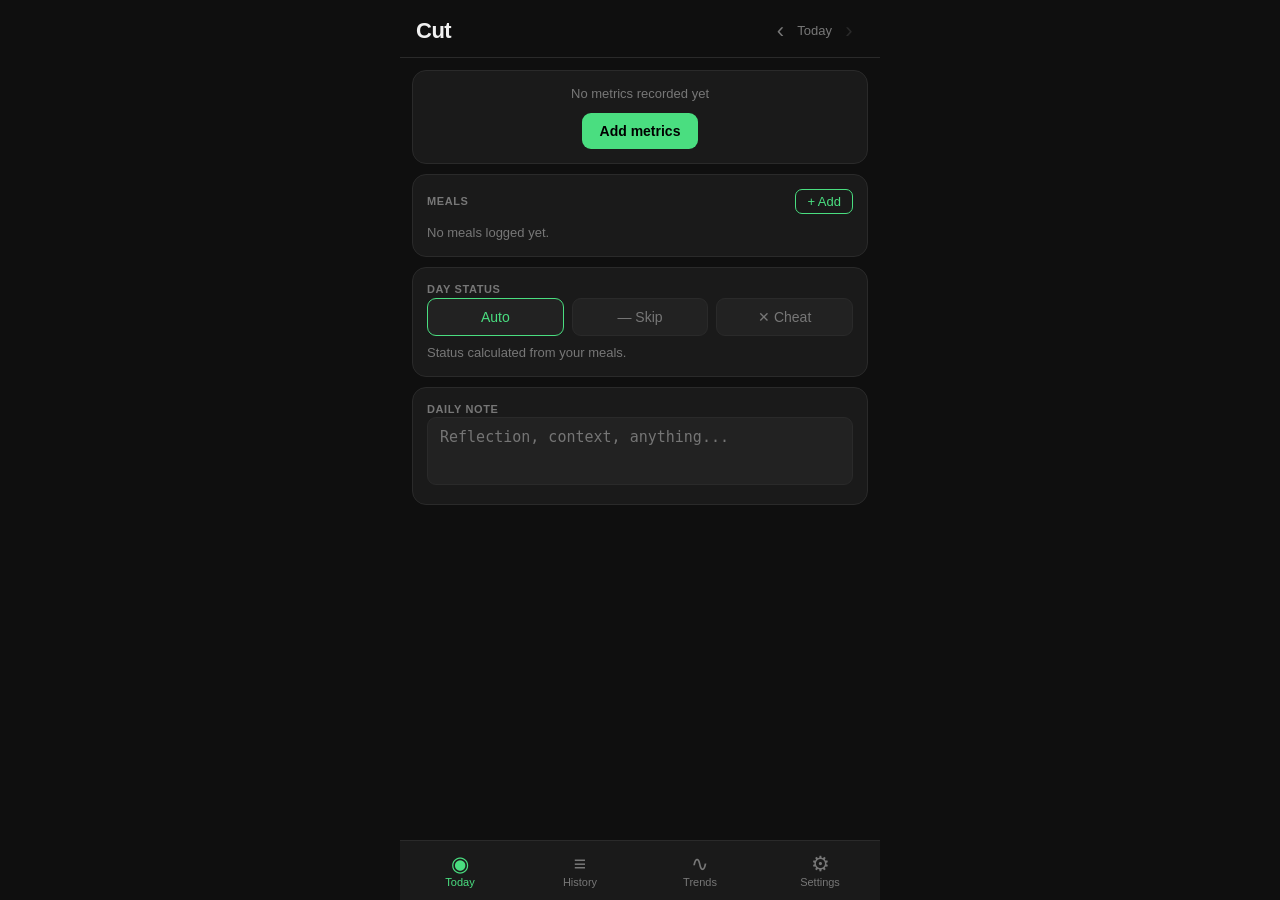
<file: index.html>
<!DOCTYPE html>
<html lang="en">
<head>
  <meta charset="UTF-8">
  <meta name="viewport" content="width=device-width, initial-scale=1.0, viewport-fit=cover">
  <meta name="theme-color" content="#0f0f0f">
  <meta name="mobile-web-app-capable" content="yes">
  <meta name="apple-mobile-web-app-capable" content="yes">
  <meta name="apple-mobile-web-app-status-bar-style" content="black-translucent">
  <title>Cut</title>
  <link rel="manifest" href="manifest.json">
  <link rel="stylesheet" href="style.css">
</head>
<body>
  <div id="app">
    <div id="tab-today"   class="tab-content active"></div>
    <div id="tab-history" class="tab-content"></div>
    <div id="tab-trends"  class="tab-content"></div>
    <div id="tab-settings" class="tab-content"></div>

    <nav class="bottom-nav">
      <button class="nav-btn active" data-tab="today">
        <span class="nav-icon">◉</span>
        <span>Today</span>
      </button>
      <button class="nav-btn" data-tab="history">
        <span class="nav-icon">≡</span>
        <span>History</span>
      </button>
      <button class="nav-btn" data-tab="trends">
        <span class="nav-icon">∿</span>
        <span>Trends</span>
      </button>
      <button class="nav-btn" data-tab="settings">
        <span class="nav-icon">⚙</span>
        <span>Settings</span>
      </button>
    </nav>
  </div>
  <script src="app.js"></script>
</body>
</html>
</file>
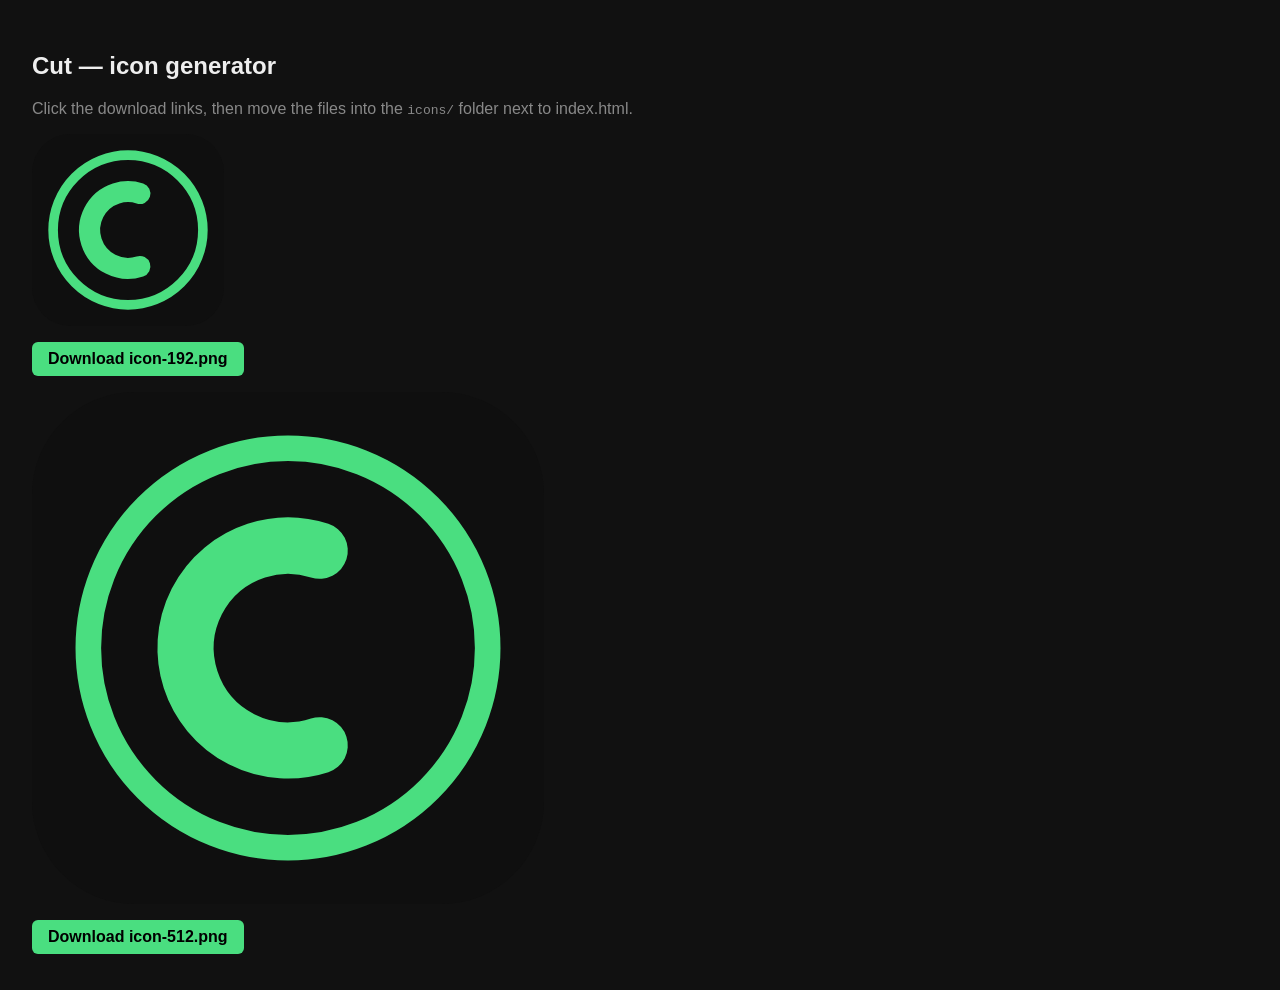
<file: create-icons.html>
<!DOCTYPE html>
<html>
<head>
  <title>Generate Cut icons</title>
  <style>
    body { font-family: sans-serif; padding: 24px; background: #111; color: #eee; }
    canvas { display: block; margin: 12px 0; border-radius: 8px; }
    a { display: inline-block; margin: 4px 8px 4px 0; padding: 8px 16px; background: #4ade80; color: #000; border-radius: 6px; text-decoration: none; font-weight: 600; }
    p { margin-bottom: 16px; color: #888; }
  </style>
</head>
<body>
  <h2>Cut — icon generator</h2>
  <p>Click the download links, then move the files into the <code>icons/</code> folder next to index.html.</p>
  <div id="out"></div>
  <script>
    function draw(size) {
      const c = document.createElement('canvas');
      c.width = c.height = size;
      const ctx = c.getContext('2d');
      const cx = size / 2, cy = size / 2, r = size / 2;

      // Background
      ctx.fillStyle = '#0f0f0f';
      ctx.beginPath();
      ctx.roundRect(0, 0, size, size, size * 0.2);
      ctx.fill();

      // Outer ring
      ctx.beginPath();
      ctx.arc(cx, cy, r * 0.78, 0, Math.PI * 2);
      ctx.strokeStyle = '#4ade80';
      ctx.lineWidth = size * 0.05;
      ctx.stroke();

      // Letter C
      ctx.beginPath();
      ctx.arc(cx, cy, r * 0.4, Math.PI * 0.4, Math.PI * 1.6);
      ctx.strokeStyle = '#4ade80';
      ctx.lineWidth = size * 0.11;
      ctx.lineCap = 'round';
      ctx.stroke();

      return c;
    }

    const out = document.getElementById('out');
    [192, 512].forEach(size => {
      const canvas = draw(size);
      const a = document.createElement('a');
      a.href = canvas.toDataURL('image/png');
      a.download = `icon-${size}.png`;
      a.textContent = `Download icon-${size}.png`;
      out.appendChild(canvas);
      out.appendChild(a);
      out.appendChild(document.createElement('br'));
    });
  </script>
</body>
</html>
</file>
<file: style.css>
:root {
  --bg: #0f0f0f;
  --card: #1a1a1a;
  --card2: #222;
  --text: #f0f0f0;
  --muted: #777;
  --border: #2a2a2a;
  --accent: #4ade80;
  --danger: #f87171;
  --nav-h: 60px;
}

* { box-sizing: border-box; margin: 0; padding: 0; -webkit-tap-highlight-color: transparent; }

html, body {
  height: 100%;
  background: var(--bg);
  color: var(--text);
  font-family: -apple-system, BlinkMacSystemFont, 'Segoe UI', Roboto, sans-serif;
  font-size: 15px;
  line-height: 1.4;
}

#app {
  height: 100dvh;
  display: flex;
  flex-direction: column;
  max-width: 480px;
  margin: 0 auto;
}

/* ── TABS ── */
.tab-content {
  display: none;
  flex: 1;
  overflow-y: auto;
  padding-bottom: calc(var(--nav-h) + 8px);
}
.tab-content.active { display: flex; flex-direction: column; }

.tab-header {
  padding: 16px 16px 10px;
  border-bottom: 1px solid var(--border);
  display: flex;
  justify-content: space-between;
  align-items: baseline;
  flex-shrink: 0;
  position: sticky;
  top: 0;
  background: var(--bg);
  z-index: 10;
}
.tab-header h1 { font-size: 22px; font-weight: 700; letter-spacing: -0.5px; }
.tab-sub { color: var(--muted); font-size: 13px; }

.date-nav { display: flex; align-items: center; gap: 2px; }
.date-nav .btn-icon { font-size: 22px; color: var(--muted); }
.date-nav .btn-icon:disabled { opacity: 0.25; pointer-events: none; }

.tab-body { padding: 12px; display: flex; flex-direction: column; gap: 10px; }

/* ── CARDS ── */
.card {
  background: var(--card);
  border-radius: 14px;
  padding: 14px;
  border: 1px solid var(--border);
}
.card-header {
  display: flex;
  justify-content: space-between;
  align-items: center;
  margin-bottom: 10px;
}
.card-title {
  font-size: 11px;
  font-weight: 600;
  color: var(--muted);
  text-transform: uppercase;
  letter-spacing: 0.6px;
}

/* ── METRICS ── */
.metrics-row {
  display: flex;
  gap: 4px;
  margin-bottom: 10px;
}
.metric-item { flex: 1; }
.metric-label { font-size: 10px; color: var(--muted); text-transform: uppercase; letter-spacing: 0.4px; display: block; margin-bottom: 2px; }
.metric-value { font-size: 17px; font-weight: 600; }
.inherited-note { font-size: 11px; color: var(--muted); margin-bottom: 8px; }

/* ── PROGRESS ── */
.progress-section { margin-bottom: 14px; }
.progress-section:last-of-type { margin-bottom: 8px; }
.progress-header { display: flex; justify-content: space-between; font-size: 13px; margin-bottom: 6px; }
.progress-header span:last-child { color: var(--muted); }
.progress-track { height: 8px; background: var(--border); border-radius: 4px; overflow: hidden; }
.progress-fill { height: 100%; background: var(--accent); border-radius: 4px; transition: width 0.4s ease; }
.progress-fill.over { background: var(--danger); }
.progress-remaining { font-size: 12px; color: var(--muted); margin-top: 4px; text-align: right; }
.progress-remaining.over { color: var(--danger); }
.progress-remaining.done { color: var(--accent); }

.status-badge {
  text-align: center;
  font-size: 13px;
  font-weight: 600;
  padding: 8px 12px;
  border-radius: 8px;
  margin-top: 6px;
}
.status-good  { background: rgba(74,222,128,.12);  color: var(--accent); }
.status-bad   { background: rgba(248,113,113,.12); color: var(--danger); }
.status-cheat { background: rgba(251,146,60,.12);  color: #fb923c; }
.status-skip  { background: rgba(120,120,120,.12); color: var(--muted); }

/* ── MEALS ── */
.meal-row {
  display: flex;
  justify-content: space-between;
  align-items: center;
  padding: 9px 0;
  border-bottom: 1px solid var(--border);
}
.meal-row:last-of-type { border-bottom: none; }
.meal-name { font-size: 15px; }
.meal-macros { font-size: 12px; color: var(--muted); margin-top: 1px; }
.meal-actions { display: flex; gap: 4px; flex-shrink: 0; }

.meal-form {
  padding: 10px 0;
  display: flex;
  flex-direction: column;
  gap: 8px;
  border-bottom: 1px solid var(--border);
  margin-bottom: 2px;
}
.inline-edit-form { padding: 8px 0; border-top: 1px solid var(--border); }

/* ── INPUTS ── */
.input {
  width: 100%;
  background: var(--card2);
  border: 1px solid var(--border);
  border-radius: 9px;
  padding: 10px 12px;
  color: var(--text);
  font-size: 15px;
  outline: none;
  appearance: none;
}
.input:focus { border-color: var(--accent); }
input[type=number].input { -moz-appearance: textfield; }
input[type=number].input::-webkit-outer-spin-button,
input[type=number].input::-webkit-inner-spin-button { -webkit-appearance: none; }

.form-row { display: flex; gap: 8px; }
.form-row .input { flex: 1; }
.form-label { font-size: 12px; color: var(--muted); margin-bottom: 4px; display: block; }
.form-actions { display: flex; gap: 8px; justify-content: flex-end; }

.note-input { min-height: 68px; resize: none; }

/* ── BUTTONS ── */
.btn-primary {
  background: var(--accent);
  color: #000;
  border: none;
  border-radius: 9px;
  padding: 10px 18px;
  font-size: 14px;
  font-weight: 600;
  cursor: pointer;
}
.btn-secondary {
  background: var(--card2);
  color: var(--text);
  border: 1px solid var(--border);
  border-radius: 9px;
  padding: 10px 16px;
  font-size: 14px;
  cursor: pointer;
  text-align: center;
}
.btn-add {
  background: none;
  border: 1px solid var(--accent);
  color: var(--accent);
  border-radius: 7px;
  padding: 4px 11px;
  font-size: 13px;
  cursor: pointer;
}
.btn-link {
  background: none;
  border: none;
  color: var(--accent);
  font-size: 13px;
  cursor: pointer;
  padding: 0;
}
.btn-icon {
  background: none;
  border: none;
  color: var(--muted);
  font-size: 17px;
  cursor: pointer;
  padding: 4px;
  width: 30px;
  height: 30px;
  display: flex;
  align-items: center;
  justify-content: center;
  border-radius: 6px;
}
.btn-icon:active { background: var(--card2); }
.btn-icon.danger:active { color: var(--danger); }

/* ── BOTTOM NAV ── */
.bottom-nav {
  position: fixed;
  bottom: 0;
  left: 50%;
  transform: translateX(-50%);
  width: 100%;
  max-width: 480px;
  height: var(--nav-h);
  background: var(--card);
  border-top: 1px solid var(--border);
  display: flex;
  align-items: center;
  z-index: 100;
  padding-bottom: env(safe-area-inset-bottom, 0);
}
.nav-btn {
  flex: 1;
  display: flex;
  flex-direction: column;
  align-items: center;
  gap: 2px;
  background: none;
  border: none;
  color: var(--muted);
  font-size: 11px;
  cursor: pointer;
  padding: 6px 0;
}
.nav-btn.active { color: var(--accent); }
.nav-icon { font-size: 21px; line-height: 1; }

/* ── MODAL ── */
.modal-overlay {
  position: fixed;
  inset: 0;
  background: rgba(0,0,0,.75);
  display: flex;
  align-items: flex-end;
  z-index: 200;
}
.modal {
  background: var(--card);
  border-radius: 18px 18px 0 0;
  padding: 20px 16px calc(20px + env(safe-area-inset-bottom, 0));
  width: 100%;
  max-width: 480px;
  margin: 0 auto;
  display: flex;
  flex-direction: column;
  gap: 12px;
  max-height: 90dvh;
  overflow-y: auto;
}
.modal h2 { font-size: 18px; font-weight: 600; }

/* ── HISTORY ── */
.history-item { border-bottom: 1px solid var(--border); }
.history-item:last-child { border-bottom: none; }
.history-header {
  padding: 12px 0;
  display: flex;
  justify-content: space-between;
  align-items: center;
  cursor: pointer;
}
.history-date { font-size: 15px; font-weight: 500; }
.inherited-badge {
  font-size: 10px;
  background: var(--card2);
  color: var(--muted);
  padding: 1px 5px;
  border-radius: 3px;
  margin-left: 6px;
  vertical-align: middle;
}
.history-summary { display: flex; gap: 10px; font-size: 13px; color: var(--muted); align-items: center; }
.h-status { font-size: 14px; font-weight: 700; }
.h-status.good { color: var(--accent); }
.h-status.bad  { color: var(--danger); }
.history-detail { padding-bottom: 12px; }
.metrics-mini { font-size: 12px; color: var(--muted); margin-bottom: 8px; }
.h-meal-row { display: flex; justify-content: space-between; font-size: 13px; padding: 4px 0; border-bottom: 1px solid var(--border); }
.h-meal-row:last-child { border-bottom: none; }
.h-meal-row span:last-child { color: var(--muted); }
.h-note { font-size: 13px; color: var(--muted); font-style: italic; margin-top: 8px; }

/* ── TRENDS ── */
.stats-grid { display: grid; grid-template-columns: 1fr 1fr; gap: 8px; }
.stat-card {
  background: var(--card);
  border-radius: 14px;
  padding: 14px;
  border: 1px solid var(--border);
  display: flex;
  flex-direction: column;
  gap: 4px;
}
.stat-value { font-size: 26px; font-weight: 700; }
.stat-value.good { color: var(--accent); }
.stat-value.bad  { color: var(--danger); }
.stat-label { font-size: 12px; color: var(--muted); }

.chart-svg { width: 100%; height: auto; display: block; margin: 6px 0 2px; }
.chart-labels { display: flex; justify-content: space-between; font-size: 11px; color: var(--muted); margin-bottom: 2px; }

/* ── MEAL MODAL ── */
.mm-items { display: flex; flex-direction: column; gap: 6px; margin: 8px 0; }
.mm-item-row { display: flex; justify-content: space-between; align-items: flex-start; padding: 6px 0; border-bottom: 1px solid var(--border); }
.mm-item-row:last-child { border-bottom: none; }
.mm-item-name { font-size: 14px; }
.mm-add-btns { display: flex; gap: 8px; margin: 8px 0; }
.mm-add-btns .btn-secondary { flex: 1; text-align: center; }
.mm-section { background: var(--card2); border-radius: 10px; padding: 10px; margin: 8px 0; display: flex; flex-direction: column; gap: 8px; }
.mm-food-list { display: flex; flex-direction: column; max-height: 200px; overflow-y: auto; }
.mm-food-row { display: flex; justify-content: space-between; padding: 9px 6px; border-bottom: 1px solid var(--border); cursor: pointer; border-radius: 6px; }
.mm-food-row:last-child { border-bottom: none; }
.mm-food-row:active, .mm-food-selected { background: var(--card); }
.mm-qty-form { display: flex; flex-direction: column; gap: 8px; padding: 8px; background: var(--card); border-radius: 8px; margin-top: 4px; }
.qty-row { display: flex; align-items: center; gap: 8px; }
.qty-row .input { flex: 1; }
.qty-unit-label { color: var(--muted); font-size: 13px; white-space: nowrap; }
.mm-preview { font-size: 13px; color: var(--accent); min-height: 18px; }

/* ── MEAL ITEMS DETAIL ── */
.meal-items-detail { padding: 4px 0 8px 4px; border-bottom: 1px solid var(--border); }
.meal-item-row { display: flex; justify-content: space-between; font-size: 13px; padding: 3px 0; color: var(--muted); }
.qty-tag { font-size: 11px; background: var(--card2); border-radius: 4px; padding: 1px 5px; margin-left: 4px; color: var(--muted); }

/* ── FOOD LIBRARY ── */
.food-row { display: flex; justify-content: space-between; align-items: center; padding: 8px 0; border-bottom: 1px solid var(--border); }
.food-row:last-child { border-bottom: none; }
.food-name { font-size: 15px; }

/* ── SETTINGS ── */
.toggle-group { display: flex; gap: 8px; }
.toggle-btn {
  flex: 1;
  padding: 10px;
  background: var(--card2);
  border: 1px solid var(--border);
  border-radius: 9px;
  color: var(--muted);
  font-size: 14px;
  cursor: pointer;
}
.toggle-btn.active       { border-color: var(--accent); color: var(--accent); }
.toggle-btn.active.cheat { border-color: #fb923c;      color: #fb923c; }
.h-status.cheat { color: #fb923c; }
.stat-value.cheat { color: #fb923c; }
.data-actions { display: flex; flex-direction: column; gap: 8px; margin-bottom: 10px; }
.danger-zone .btn-secondary { color: var(--danger); border-color: var(--danger); }

/* ── MISC ── */
.muted { color: var(--muted); font-size: 13px; }
.empty-state {
  display: flex;
  align-items: center;
  justify-content: center;
  min-height: 180px;
  color: var(--muted);
  text-align: center;
  padding: 32px;
  font-size: 14px;
}
.card-empty { text-align: center; display: flex; flex-direction: column; align-items: center; gap: 10px; }
</file>
